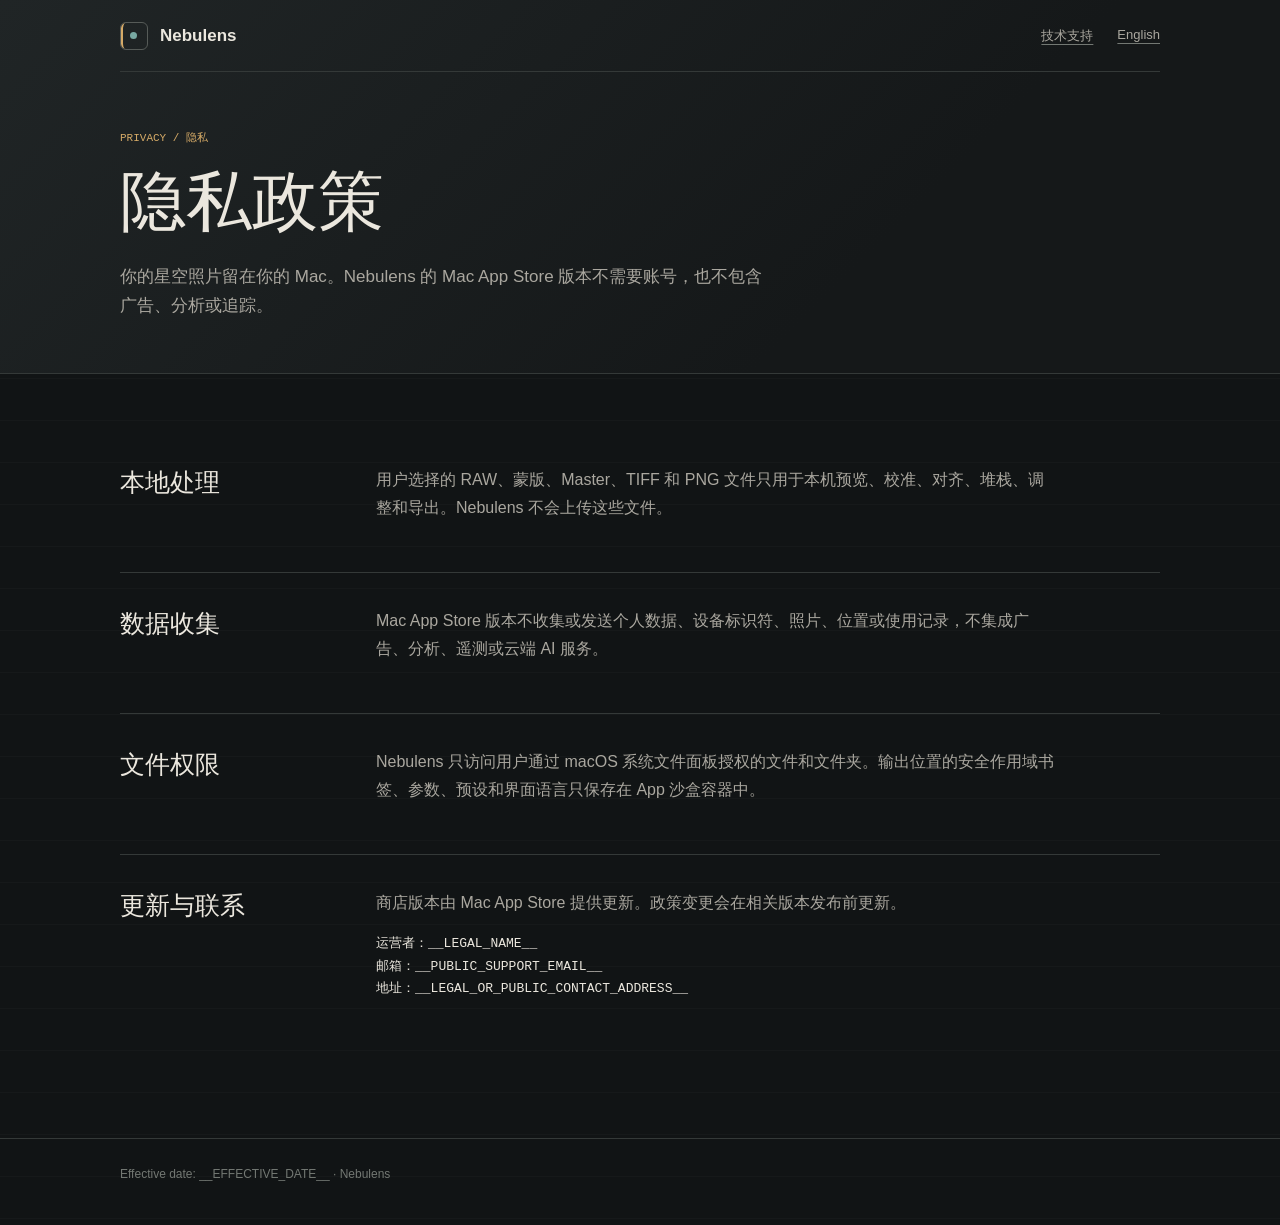
<file: appstore-materials/web/privacy/index.html>
<!doctype html>
<html lang="zh-CN">
<head>
    <meta charset="utf-8">
    <meta name="viewport" content="width=device-width, initial-scale=1">
    <meta name="description" content="Nebulens 隐私政策">
    <title>Nebulens 隐私政策</title>
    <link rel="stylesheet" href="../assets/legal.css">
</head>
<body>
<header>
    <nav>
        <a class="brand" href="../"><span class="mark" aria-hidden="true"></span><strong>Nebulens</strong></a>
        <div class="nav-links"><a href="../support/">技术支持</a><a href="en/">English</a></div>
    </nav>
    <div class="hero">
        <p class="eyebrow">Privacy / 隐私</p>
        <h1>隐私政策</h1>
        <p class="lede">你的星空照片留在你的 Mac。Nebulens 的 Mac App Store 版本不需要账号，也不包含广告、分析或追踪。</p>
    </div>
</header>
<main>
    <section><h2>本地处理</h2><div class="section-body"><p>用户选择的 RAW、蒙版、Master、TIFF 和 PNG 文件只用于本机预览、校准、对齐、堆栈、调整和导出。Nebulens 不会上传这些文件。</p></div></section>
    <section><h2>数据收集</h2><div class="section-body"><p>Mac App Store 版本不收集或发送个人数据、设备标识符、照片、位置或使用记录，不集成广告、分析、遥测或云端 AI 服务。</p></div></section>
    <section><h2>文件权限</h2><div class="section-body"><p>Nebulens 只访问用户通过 macOS 系统文件面板授权的文件和文件夹。输出位置的安全作用域书签、参数、预设和界面语言只保存在 App 沙盒容器中。</p></div></section>
    <section><h2>更新与联系</h2><div class="section-body"><p>商店版本由 Mac App Store 提供更新。政策变更会在相关版本发布前更新。</p><p class="contact">运营者：__LEGAL_NAME__<br>邮箱：__PUBLIC_SUPPORT_EMAIL__<br>地址：__LEGAL_OR_PUBLIC_CONTACT_ADDRESS__</p></div></section>
</main>
<footer><div>Effective date: __EFFECTIVE_DATE__ · Nebulens</div></footer>
</body>
</html>
</file>
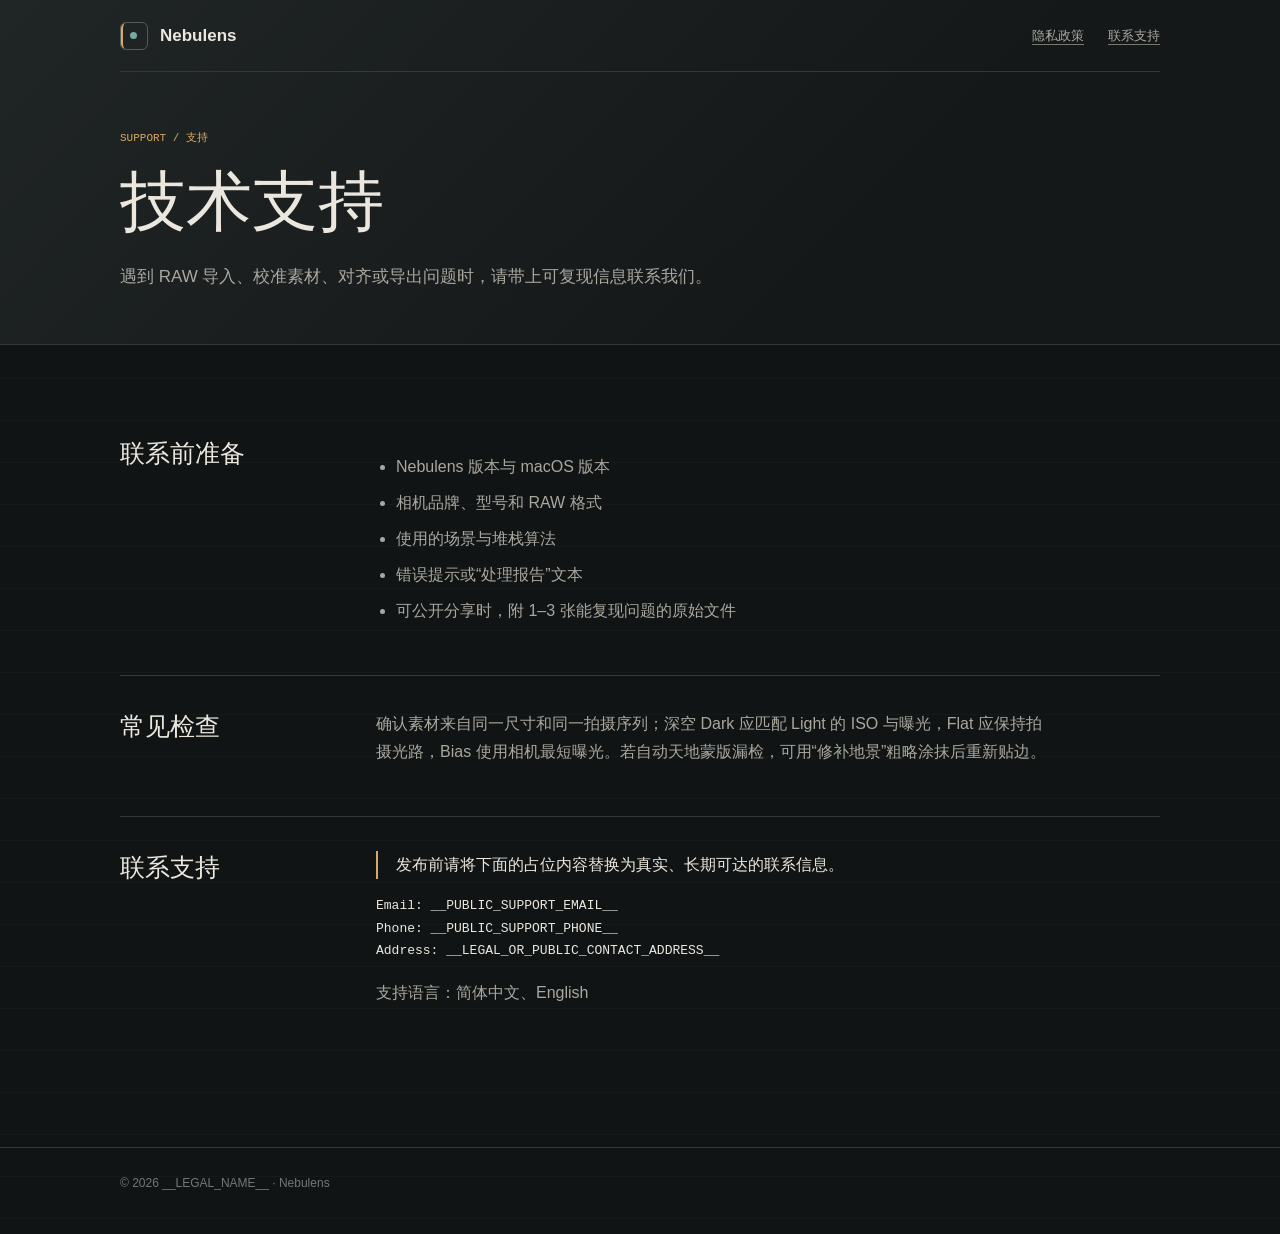
<file: appstore-materials/web/support/index.html>
<!doctype html>
<html lang="zh-CN">
<head>
    <meta charset="utf-8">
    <meta name="viewport" content="width=device-width, initial-scale=1">
    <meta name="description" content="Nebulens 技术支持">
    <title>Nebulens 技术支持</title>
    <link rel="stylesheet" href="../assets/legal.css">
</head>
<body>
<header>
    <nav>
        <a class="brand" href="../"><span class="mark" aria-hidden="true"></span><strong>Nebulens</strong></a>
        <div class="nav-links"><a href="../privacy/">隐私政策</a><a href="#contact">联系支持</a></div>
    </nav>
    <div class="hero">
        <p class="eyebrow">Support / 支持</p>
        <h1>技术支持</h1>
        <p class="lede">遇到 RAW 导入、校准素材、对齐或导出问题时，请带上可复现信息联系我们。</p>
    </div>
</header>
<main>
    <section><h2>联系前准备</h2><div class="section-body"><ul><li>Nebulens 版本与 macOS 版本</li><li>相机品牌、型号和 RAW 格式</li><li>使用的场景与堆栈算法</li><li>错误提示或“处理报告”文本</li><li>可公开分享时，附 1–3 张能复现问题的原始文件</li></ul></div></section>
    <section><h2>常见检查</h2><div class="section-body"><p>确认素材来自同一尺寸和同一拍摄序列；深空 Dark 应匹配 Light 的 ISO 与曝光，Flat 应保持拍摄光路，Bias 使用相机最短曝光。若自动天地蒙版漏检，可用“修补地景”粗略涂抹后重新贴边。</p></div></section>
    <section id="contact"><h2>联系支持</h2><div class="section-body"><p class="notice">发布前请将下面的占位内容替换为真实、长期可达的联系信息。</p><p class="contact">Email: __PUBLIC_SUPPORT_EMAIL__<br>Phone: __PUBLIC_SUPPORT_PHONE__<br>Address: __LEGAL_OR_PUBLIC_CONTACT_ADDRESS__</p><p>支持语言：简体中文、English</p></div></section>
</main>
<footer><div>© 2026 __LEGAL_NAME__ · Nebulens</div></footer>
</body>
</html>
</file>
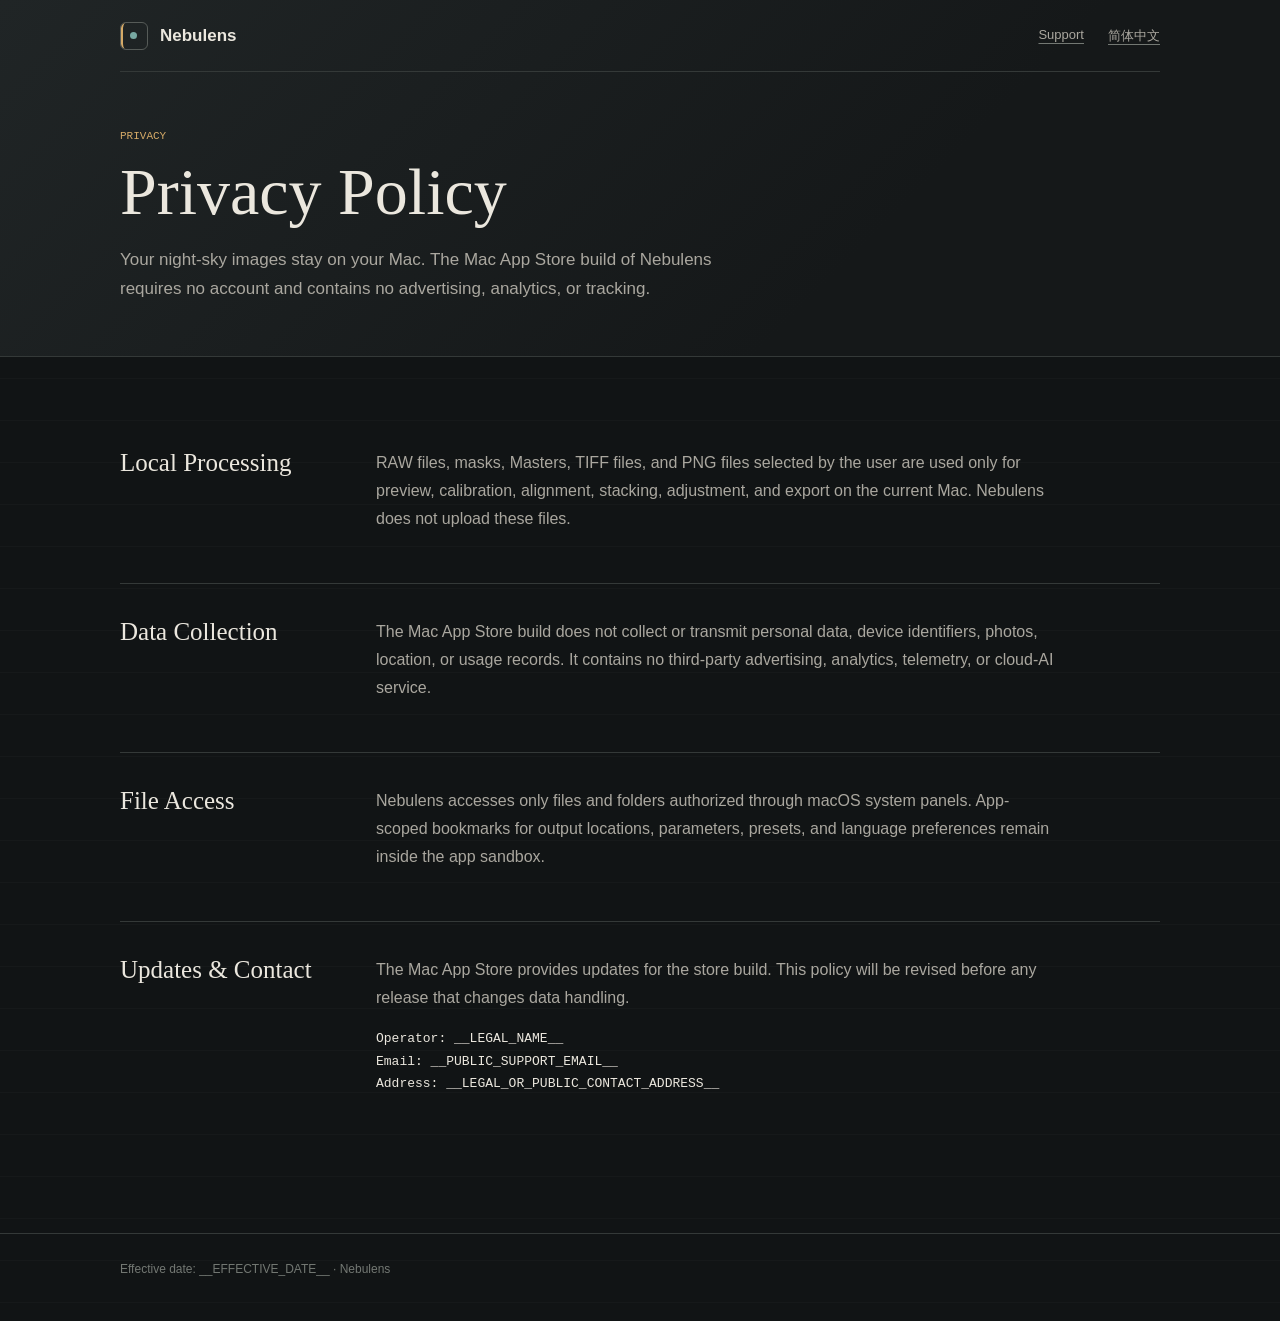
<file: appstore-materials/web/privacy/en/index.html>
<!doctype html>
<html lang="en">
<head>
    <meta charset="utf-8">
    <meta name="viewport" content="width=device-width, initial-scale=1">
    <meta name="description" content="Nebulens Privacy Policy">
    <title>Nebulens Privacy Policy</title>
    <link rel="stylesheet" href="../../assets/legal.css">
</head>
<body>
<header>
    <nav>
        <a class="brand" href="../../"><span class="mark" aria-hidden="true"></span><strong>Nebulens</strong></a>
        <div class="nav-links"><a href="../../support/">Support</a><a href="../">简体中文</a></div>
    </nav>
    <div class="hero">
        <p class="eyebrow">Privacy</p>
        <h1>Privacy Policy</h1>
        <p class="lede">Your night-sky images stay on your Mac. The Mac App Store build of Nebulens requires no account and contains no advertising, analytics, or tracking.</p>
    </div>
</header>
<main>
    <section><h2>Local Processing</h2><div class="section-body"><p>RAW files, masks, Masters, TIFF files, and PNG files selected by the user are used only for preview, calibration, alignment, stacking, adjustment, and export on the current Mac. Nebulens does not upload these files.</p></div></section>
    <section><h2>Data Collection</h2><div class="section-body"><p>The Mac App Store build does not collect or transmit personal data, device identifiers, photos, location, or usage records. It contains no third-party advertising, analytics, telemetry, or cloud-AI service.</p></div></section>
    <section><h2>File Access</h2><div class="section-body"><p>Nebulens accesses only files and folders authorized through macOS system panels. App-scoped bookmarks for output locations, parameters, presets, and language preferences remain inside the app sandbox.</p></div></section>
    <section><h2>Updates & Contact</h2><div class="section-body"><p>The Mac App Store provides updates for the store build. This policy will be revised before any release that changes data handling.</p><p class="contact">Operator: __LEGAL_NAME__<br>Email: __PUBLIC_SUPPORT_EMAIL__<br>Address: __LEGAL_OR_PUBLIC_CONTACT_ADDRESS__</p></div></section>
</main>
<footer><div>Effective date: __EFFECTIVE_DATE__ · Nebulens</div></footer>
</body>
</html>
</file>
<file: appstore-materials/web/assets/legal.css>
:root {
    color-scheme: dark;
    --ink: #ebe7de;
    --muted: #aaa79f;
    --faint: #737873;
    --base: #111415;
    --panel: #1b1f20;
    --line: #343938;
    --accent: #d5aa67;
    --cool: #78a8a2;
}

* { box-sizing: border-box; }

html { background: var(--base); scroll-behavior: smooth; }

body {
    margin: 0;
    color: var(--ink);
    background:
        linear-gradient(rgba(255,255,255,.018) 1px, transparent 1px),
        var(--base);
    background-size: 100% 42px;
    font-family: "Avenir Next", Avenir, "Helvetica Neue", sans-serif;
    letter-spacing: 0;
}

a { color: inherit; text-decoration-color: var(--faint); text-underline-offset: 4px; }
a:hover { color: var(--accent); }

header {
    min-height: 290px;
    border-bottom: 1px solid var(--line);
    background: linear-gradient(135deg, #202526, #151819 68%);
}

nav {
    width: min(1040px, calc(100% - 40px));
    min-height: 72px;
    margin: 0 auto;
    display: flex;
    align-items: center;
    justify-content: space-between;
    border-bottom: 1px solid var(--line);
}

.brand { display: flex; align-items: center; gap: 12px; text-decoration: none; }
.mark {
    width: 28px;
    aspect-ratio: 1;
    border: 1px solid #565b58;
    border-radius: 6px;
    box-shadow: inset 5px 0 0 -3px var(--accent);
    position: relative;
}
.mark::after {
    content: "";
    position: absolute;
    width: 7px;
    aspect-ratio: 1;
    border-radius: 50%;
    background: var(--cool);
    inset: 9px;
}
.brand strong { font-size: 17px; }
.nav-links { display: flex; gap: 24px; color: var(--muted); font-size: 13px; }

.hero {
    width: min(1040px, calc(100% - 40px));
    margin: 0 auto;
    padding: 58px 0 52px;
}
.eyebrow {
    margin: 0 0 12px;
    color: var(--accent);
    font-family: ui-monospace, "SFMono-Regular", Menlo, monospace;
    font-size: 11px;
    text-transform: uppercase;
}
h1, h2 {
    margin: 0;
    font-family: "Iowan Old Style", "Palatino Linotype", serif;
    font-weight: 500;
}
h1 { font-size: clamp(38px, 6vw, 66px); }
.lede { max-width: 650px; margin: 16px 0 0; color: var(--muted); font-size: 17px; line-height: 1.7; }

main { width: min(1040px, calc(100% - 40px)); margin: 0 auto; padding: 58px 0 90px; }
section { display: grid; grid-template-columns: 210px minmax(0, 680px); gap: 46px; padding: 34px 0; border-bottom: 1px solid var(--line); }
section:last-child { border-bottom: 0; }
h2 { font-size: 25px; }
.section-body { color: var(--muted); line-height: 1.75; }
.section-body p:first-child { margin-top: 0; }
.section-body ul { padding-left: 20px; }
.section-body li { margin: 8px 0; }
.contact { color: var(--ink); font-family: ui-monospace, "SFMono-Regular", Menlo, monospace; font-size: 13px; }
.notice { border-left: 2px solid var(--accent); padding-left: 18px; color: var(--ink); }

footer {
    border-top: 1px solid var(--line);
    color: var(--faint);
    font-size: 12px;
}
footer div { width: min(1040px, calc(100% - 40px)); margin: 0 auto; padding: 28px 0 44px; }

@media (max-width: 720px) {
    .nav-links { gap: 14px; }
    section { grid-template-columns: 1fr; gap: 14px; }
    .hero { padding-top: 42px; }
}
</file>
